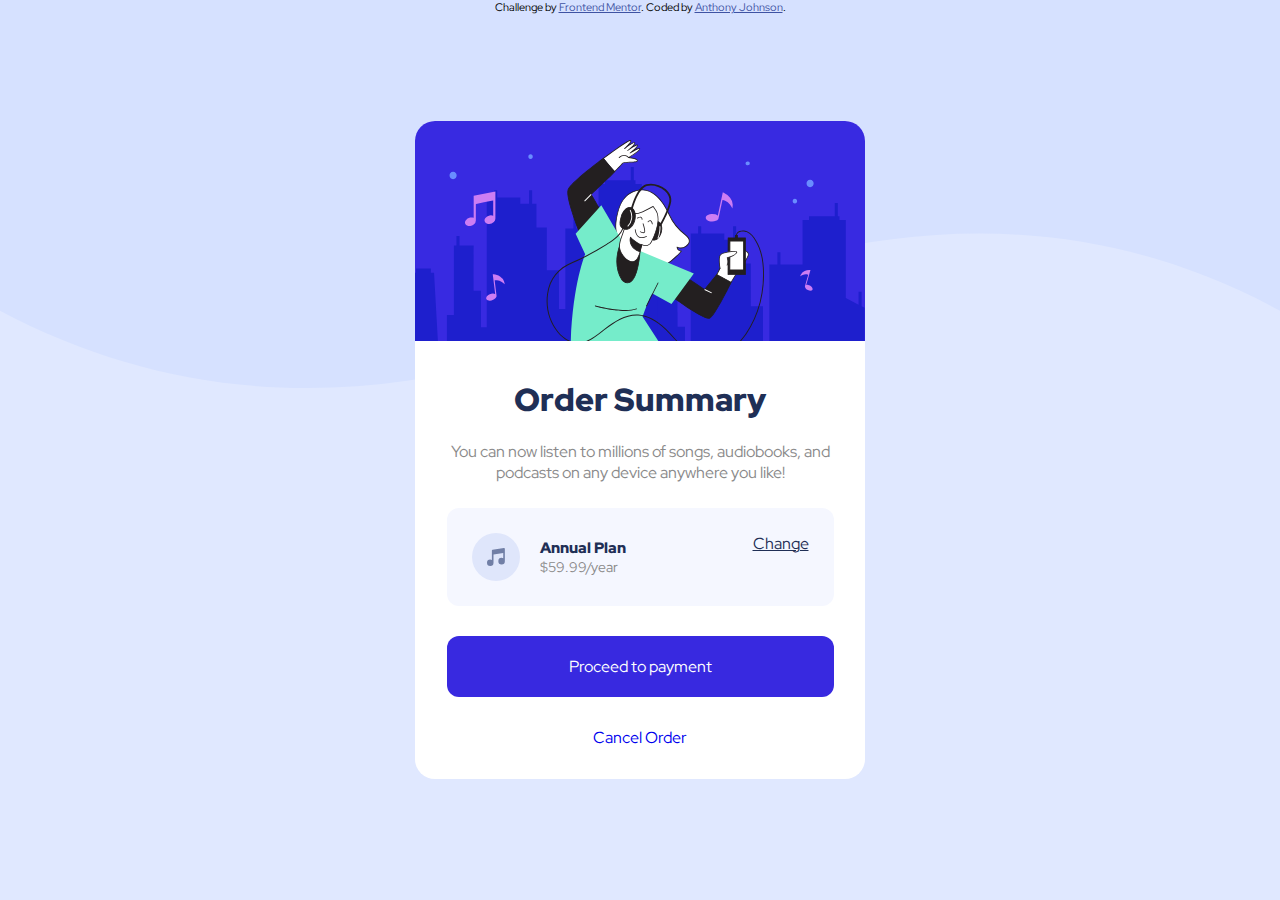
<file: order-summary-component-main/index.html>
<!DOCTYPE html>
<html lang="en">
<head>
  <meta charset="UTF-8">
  <meta name="viewport" content="width=device-width, initial-scale=1.0"> <!-- displays site properly based on user's device -->

  <link rel="icon" type="image/png" sizes="32x32" href="./images/favicon-32x32.png">
  <link rel="stylesheet" type="text/css" href="style.css">
  
  <title>Frontend Mentor | Order summary card</title>

  <!-- Feel free to remove these styles or customise in your own stylesheet 👍 -->
  <style>
    .attribution { font-size: 11px; text-align: center; }
    .attribution a { color: hsl(228, 45%, 44%); }
  </style>
</head>
<body>
  <div class = "container">
    <div class="hero">
      <img src="images/illustration-hero.svg">
    </div>
    <div class="text-content">
      <h2 class="title">Order Summary</h2>
      <p class="subtitle">You can now listen to millions of songs, audiobooks, and podcasts on any 
        device anywhere you like!</p>
        <div class="plan-box">
          <div class="plan-box-left">
            <img src="images/icon-music.svg" alt="music icon">
          <div>
            <h5>Annual Plan</h5>
              <p>$59.99/year</p>
          </div>
          </div>
          <a href="#">Change</a>
        </div>
        <a href = "#"  class="proceed-btn">Proceed to payment</a>
        <a href = "#" class="cancel-btn">Cancel Order</a>
    </div>
  </div>

  
  <div class="attribution">
    Challenge by <a href="https://www.frontendmentor.io?ref=challenge" target="_blank">Frontend Mentor</a>. 
    Coded by <a href="#">Anthony Johnson</a>.
  </div>
</body>
</html>
</file>
<file: order-summary-component-main/style.css>
@import url('https://fonts.googleapis.com/css2?family=Red+Hat+Display:wght@500;700;900&display=swap');
* {
    margin: 0;
    padding: 0;
    box-sizing: 0;
}
body {
    font-family: 'Red Hat Display', sans-serif;
    min-height: 100vh;
    background-image: url(images/pattern-background-desktop.svg);
    background-repeat: no-repeat;
    background-size: contain;
    background-color:  hsl(225, 100%, 94%);
    position: relative;
    font-size: 16px;
}

.container {
    position: absolute;
    left: 50%;
    top: 50%;
    transform: translate(-50%, -50%);
    max-width: 450px;
    background: white;
    border-radius: 20px;
    overflow: hidden;
}

.text-content {
    padding: 7%;
    text-align: center;
}

.title {
    color:hsl(223, 47%, 23%);
    font-weight: 900;
    font-size: 32px;
    margin-bottom: 20px;
}
.text-content p.subtitle{
    color: #8a8a8a;
    margin-bottom: 25px;
}
.plan-box {
    background-color: hsl(225, 100%, 98%);
    border-radius: 12px;
    display: flex;
    padding: 25px;
    justify-content: space-between;
}
.plan-box-left{
    display: flex;
    align-items: center;
    text-align:left;
}
.plan-box-left div {
    margin-left: 20px;
}
.plan-box-left div h5{
    font-weight: 900;
    font-size: 15px;
    color: hsl(223, 47%, 23%);

}
.plan-box-left div p {
    font-size: 14px;
    color: #8a8a8a;
}
.plan-box a {
    font-weight: 900px;
    color:hsl(223, 47%, 23%);
    transition: color .3s ease;
}
.plan-box a:hover{
    text-decoration: none;
    color: hsl(245, 75%, 52%);
}
a.proceed-btn {
    display: block;
    text-decoration: none;
    color: white;
    background-color: hsl(245, 75%, 52%);
    padding: 20px 0;
    border-radius: 12px;
    margin: 30px 0;
    transition: background-color 3ms ease-in-out;
}
a.proceed-btn:hover{
    background-color: hsl(224, 23%, 55%);
}
a.cancel-btn {
    color: (224, 23%, 55%);
    text-decoration: none;
}
a.cancel-btn:hoover {
    color: hsl(223, 47%, 23%))
}
@media only screen and (max-width: 425px){
   body {
       background-image: url(images/pattern-background-mobile.svg);
       font-size: 14px;
   }
    .container {
        max-width: 87%;
    }

    .title {
        font-size: 23px;
    }
    div.plan-box {
        padding: 12px;
    }
    .plan-box-left div {
        margin-left: 10px;
    }
    a.proceed-btn,
    a.cancel-btn,
    .plan-box a {
        font-size: 13px;
    }
    .text-content{
        padding: 9% 7%;
    }
}
</file>
